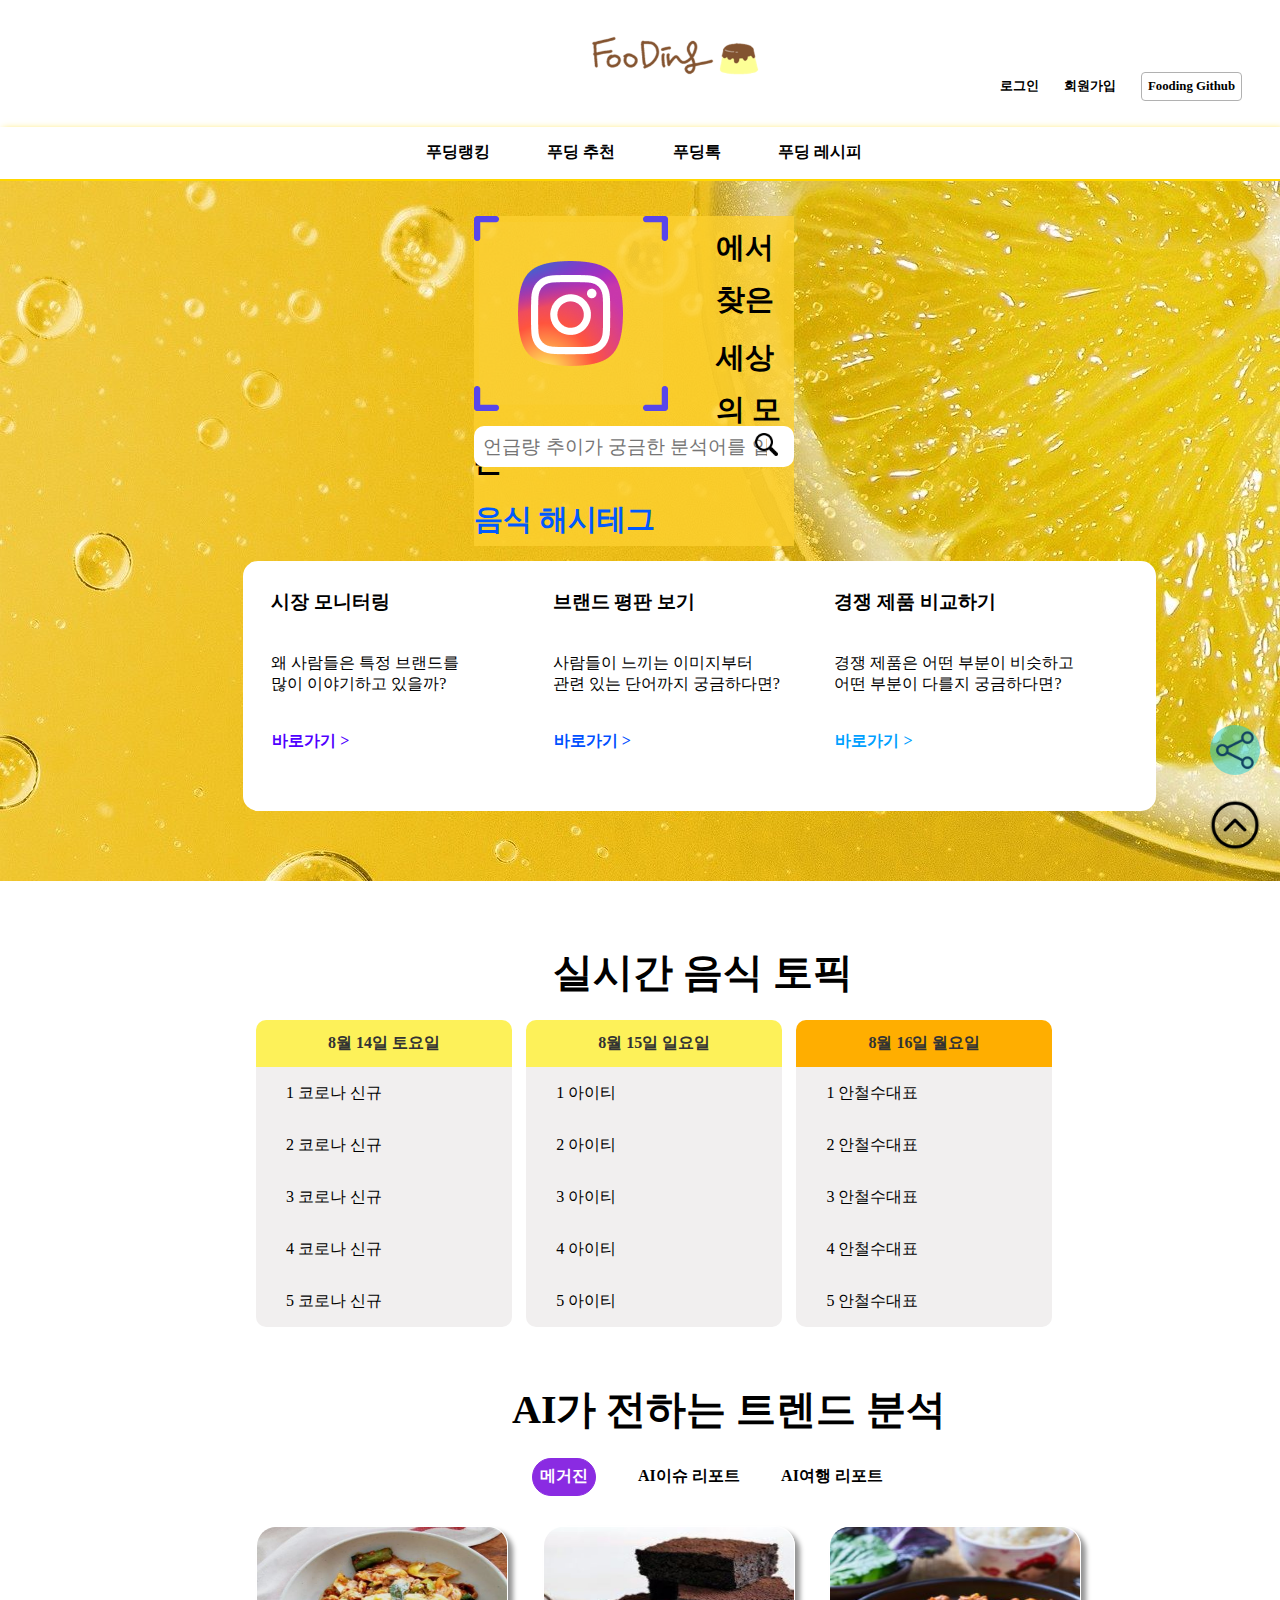
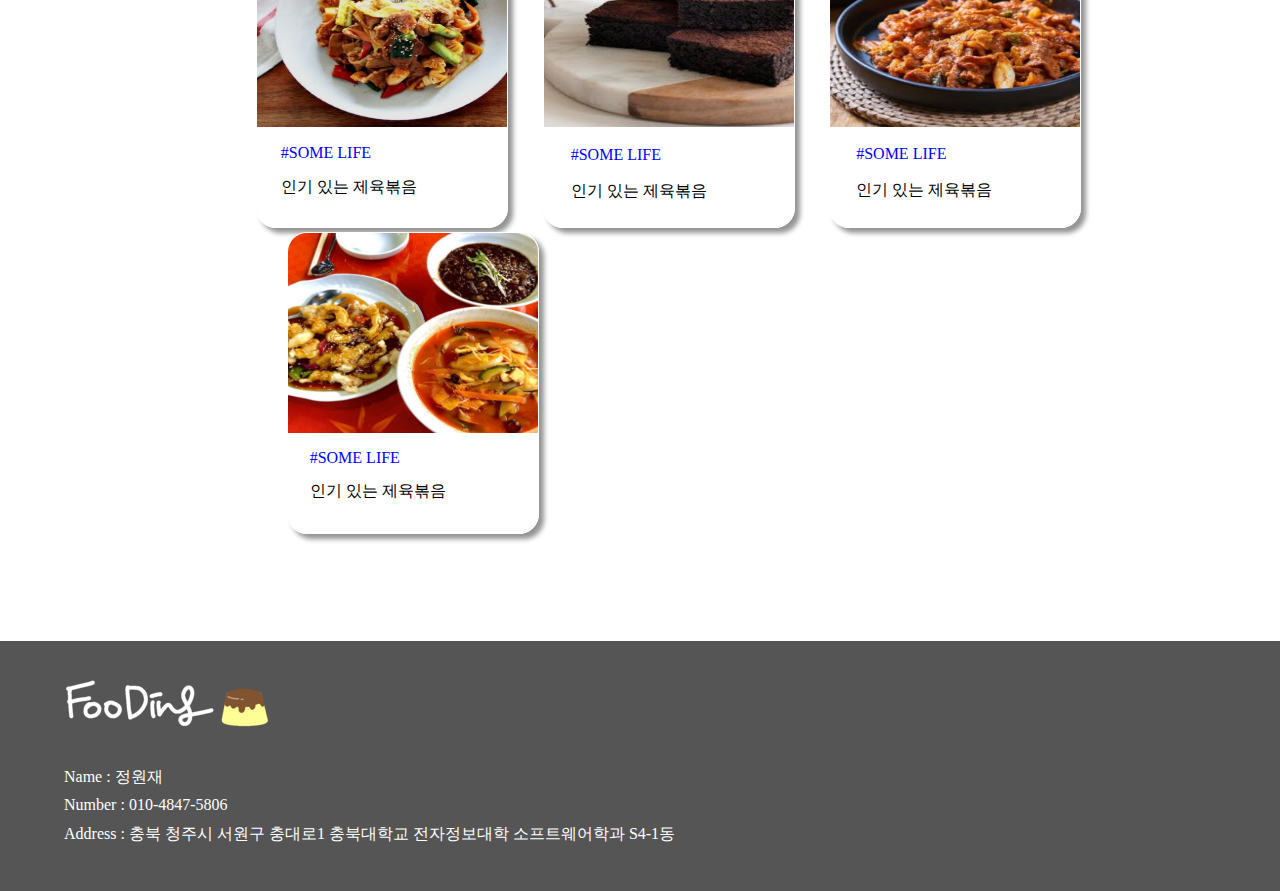
<file: templates/index.html>
<!DOCTYPE html>
<html lang="ko">
    <head>
        <title></title>
        <meta charset="UTF-8">
        <link rel="stylesheet" type="text/css" href="../css/style.css">
    </head>

    <body>
        <header>
        </header>
        <nav>
        </nav>
        <aside></aside>
        <main>
            <article id="main-bg">
                <div id="insta-container" >
                    <img src="../img/icon/main_icon_insta.png">
                    <div>
                        <p>에서 찾은</p>
                        <p>세상의 모든</p>
                        <strong><p class="social-text">음식 해시테그</p></strong>
                    </div>
                    
                </div>
                
                <div id='search-form'>
                    <form method="GET" action="result.html">
                        <input type="search" placeholder="언급량 추이가 궁금한 분석어를 입력하세요.">
                        <input type="image" src="../img/icon/search.png" alt="검색 버튼">
                    </form>
                </div>
                <div class="main-food">
                    <div>
                        <h3>시장 모니터링</h3>
                        <p>왜 사람들은 특정 브랜드를<br>많이 이야기하고 있을까?</p>
                        <a href="#none">바로가기 &#62;</a>
                    </div>

                    <div>
                        <h3>브랜드 평판 보기</h3>
                        <p>사람들이 느끼는 이미지부터<br>관련 있는 단어까지 궁금하다면?</p>
                        <a href="#none">바로가기 &#62;</a>
                    </div>

                    <div>
                        <h3>경쟁 제품 비교하기</h3>
                        <p>경쟁 제품은 어떤 부분이 비슷하고<br>어떤 부분이 다를지 궁금하다면?</p>
                        <a href="#none">바로가기 &#62;</a>
                    </div>

                </div>
            </article>
            <article id="main-content">
                <section>
                    <h1>실시간 음식 토픽</h1>
                    <table>
                        <tr>
                          <th>8월 14일 토요일</th>  
                        </tr>
                        <tr>
                            <td>1 코로나 신규</td>
                        </tr>
                        <tr>
                            <td>2 코로나 신규</td>
                        </tr>
                        <tr>
                            <td>3 코로나 신규</td>
                        </tr>
                        <tr>
                            <td>4 코로나 신규</td>
                        </tr>
                        <tr>
                            <td>5 코로나 신규</td>
                        </tr>
                    </table>

                    <table>
                        <tr>
                          <th>8월 15일 일요일</th>  
                        </tr>
                        <tr>
                            <td>1 아이티</td>
                        </tr>
                        <tr>
                            <td>2 아이티</td>
                        </tr>
                        <tr>
                            <td>3 아이티</td>
                        </tr>
                        <tr>
                            <td>4 아이티</td>
                        </tr>
                        <tr>
                            <td>5 아이티</td>
                        </tr>
                    </table>

                    <table>
                        <tr>
                          <th>8월 16일 월요일</th>  
                        </tr>
                        <tr>
                            <td>1 안철수대표</td>
                        </tr>
                        <tr>
                            <td>2 안철수대표</td>
                        </tr>
                        <tr>
                            <td>3 안철수대표</td>
                        </tr>
                        <tr>
                            <td>4 안철수대표</td>
                        </tr>
                        <tr>
                            <td>5 안철수대표</td>
                        </tr>
                    </table>
                </section>
                <section class="main-ai">
                    <h1 class="margin-t">AI가 전하는 트렌드 분석</h1>
                    
                    <div class="main-ai-ul">
                        <ul>
                            <li><a href="#none">메거진</a></li>
                            <li><a href="#none">AI이슈 리포트</a></li>
                            <li><a href="#none">AI여행 리포트</a></li>
                        </ul>
                    </div>
                    
                    
                    <div class="main-ai-container">
                        <div class="card">
                            <a href="#none">
                                
                                <img src="../img/food/food_1.JPG">
                                <p>#SOME LIFE</p>
                                <p>인기 있는 제육볶음</p>
                            </a>
                        </div>
                        <div class="card">
                            <a href="#none">
                                <img src="../img/food/food_2.JPG">
                                <p>#SOME LIFE</p>
                                <p>인기 있는 제육볶음</p>
                            </a>

                        </div>
                        <div class="card">
                            <a href="#none">
                                <img src="../img/food/food_3.JPG">
                                <p>#SOME LIFE</p>
                                <p>인기 있는 제육볶음</p>
                            </a>

                        </div>
                        <div class="card">
                            <a href="#none">
                                <img src="../img/food/food_4.JPG">
                                <p>#SOME LIFE</p>
                                <p>인기 있는 제육볶음</p>
                            </a>

                        </div>
                    </div>
                </section>
            </article>

        </main>
        <footer>
        </footer>
        <script src="../js/script.js"></script>
        <script>
            init();
        </script>
    </body>
</html>
</file>
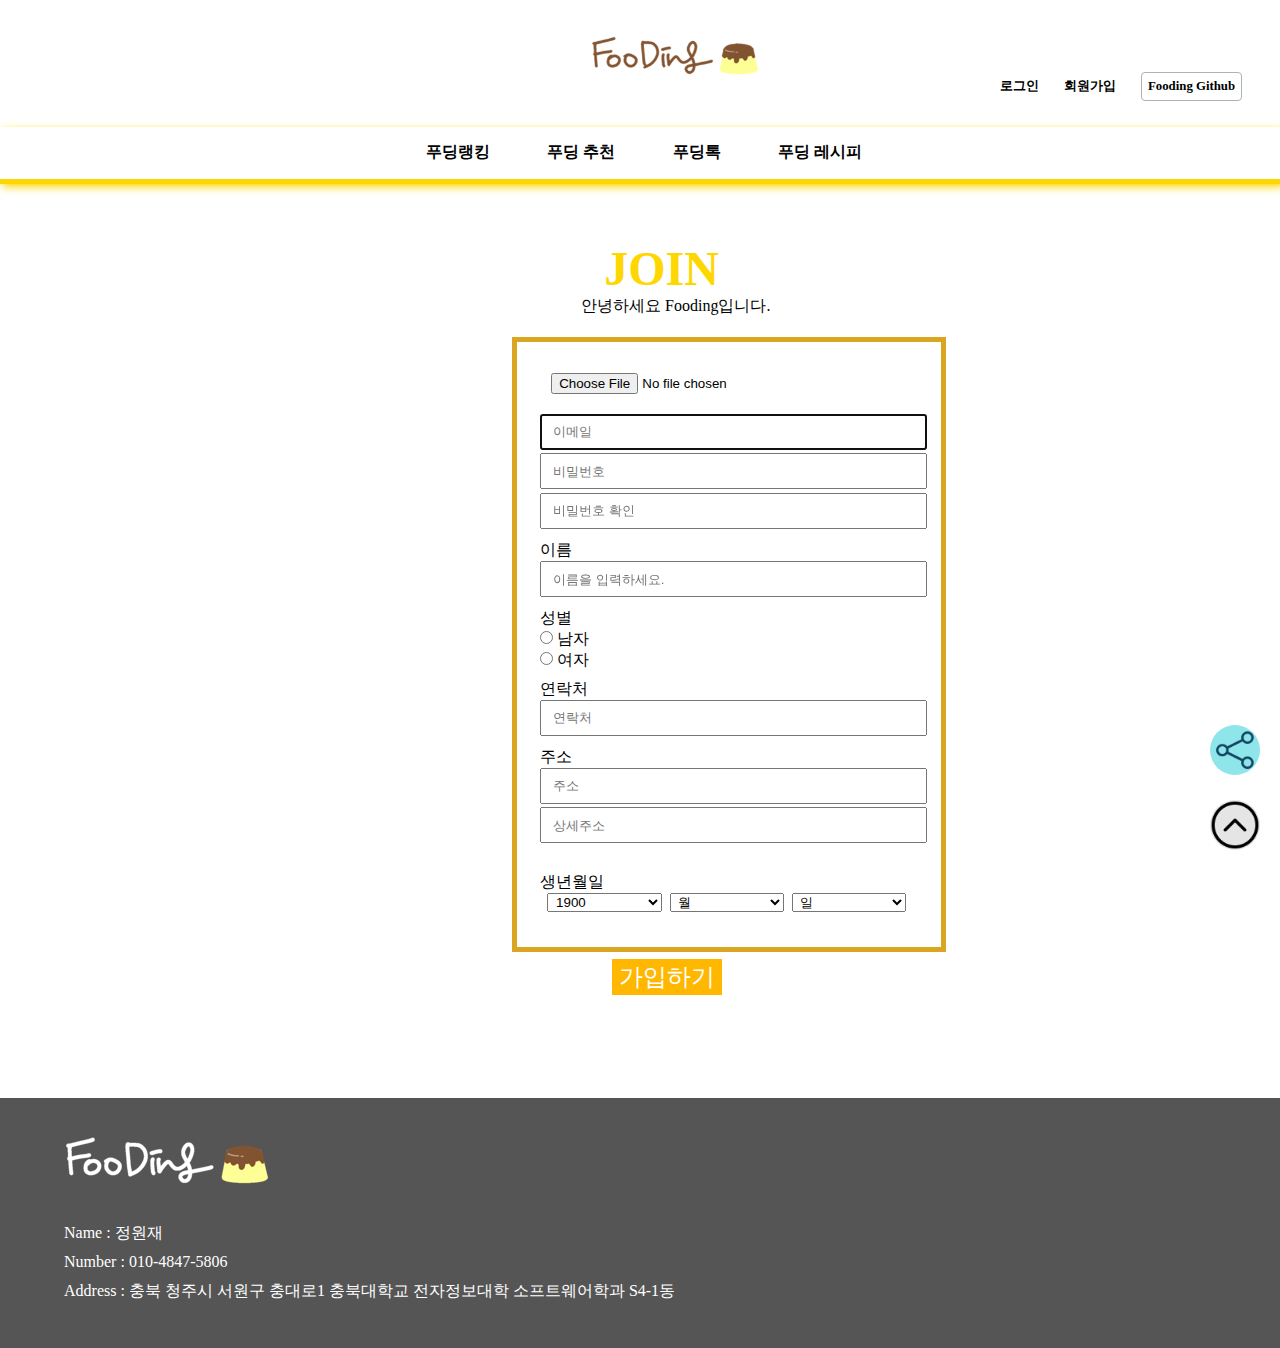
<file: templates/join.html>
<!DOCTYPE html>
<html lang="ko">
    <head>
        <title></title>
        <meta charset="UTF-8">
        <link rel="stylesheet" type="text/css" href="../css/style.css">
    </head>

    <body>
        <header>
        </header>
        <nav>
        </nav>
        <aside></aside>
        <main id="joinContainer">
            <div>
                <div>
                    <h2>JOIN</h2>
                    <p>안녕하세요 Fooding입니다.</p>
                </div>
                
                
                    <form id="join-form" action="#" method="POST" enctype="multipart/form-data">
                        <div id="join">
                        <div>
                            <input id="photo" name="photo" type="file">
                        </div>
                        <div>
                            <input id="email" name="email" type="email" placeholder="이메일" autofocus>
                            <input id="pass1" name="pass1" type="password" placeholder="비밀번호"><br>
                            <input id="pass2" type="password" placeholder="비밀번호 확인">
                        </div>
                        <div>
                            <label for="name"><p>이름</p></label>
                            <input id="name" name="name" type="text" placeholder="이름을 입력하세요.">
                        </div>
                        <div class="text-left margin-tb3">
                            <label><p>성별</p></label>
                            <input id="man" name="gender" type="radio" value="man">
                            <label for="man">남자</label>
                            <br>
                            <input id="women" name="gender" type="radio" value="women">
                            <label for="women">여자</label>
                        </div>
                        <div>
                            <label for="phone"><p>연락처</p></label>
                            <input id="phone" name="phone" type="tel" placeholder="연락처">
                        </div>
                        <div class="margin-tb3">
                            <label for="address"><p>주소</p></label>
                            <input id="address" name="address" type="text" placeholder="주소"><br>
                            <input id="address_detaile" name="address_detaile" type="text" placeholder="상세주소">
                        </div>
                        <div class="birthday">
                            <label for="birth"><p>생년월일</p></label>
                            <script>
                                document.write("<select name='birth'>");
                                for (var i = 1900; i <= 2021; i++){
                                    document.write("<option value=" + i + ">" + i + "</option>");
                                }
                                document.write("</select>");

                                document.write("<select name='month'>");
                                    document.write("<option value='0'>월</option>");
                                for (var i = 1; i <= 12; i++){
                                    document.write("<option value=" + i + ">" + i + "</option>");
                                }
                                document.write("</select>");

                                document.write("<select name='month'>");
                                    document.write("<option value='0'>일</option>");
                                for (var i = 1; i <= 31; i++){
                                    document.write("<option value=" + i + ">" + i + "</option>");
                                }
                                document.write("</select>");
                            </script>
                            <!-- <select name="birth">
                                <option value="2021">2021</option>
                            </select>
                            <select name="month">
                                <option value="1">1</option>
                            </select>
                            <select name="day">
                                <option value="1">1</option>
                            </select> -->
                        </div>
                            <input id="agree_term" name="agree_term" type="hidden">
                            <input id="agree_privacy" name="agree_privacy" type="hidden">
                            <input id="agree_sms" name="agree_sms" type="hidden">
                            <input id="agree_email" name="agree_email" type="hidden">
                       
                    </div>
                    <div>
                        <button type="button" onclick="formvalidator()">가입하기</button>
                    </div>
                    </form>
                
            </div>
        </main>
        <footer>
        </footer>
        <script src="../js/script.js"></script>
        <script>
            init();
        </script>
    </body>
</html>
</file>
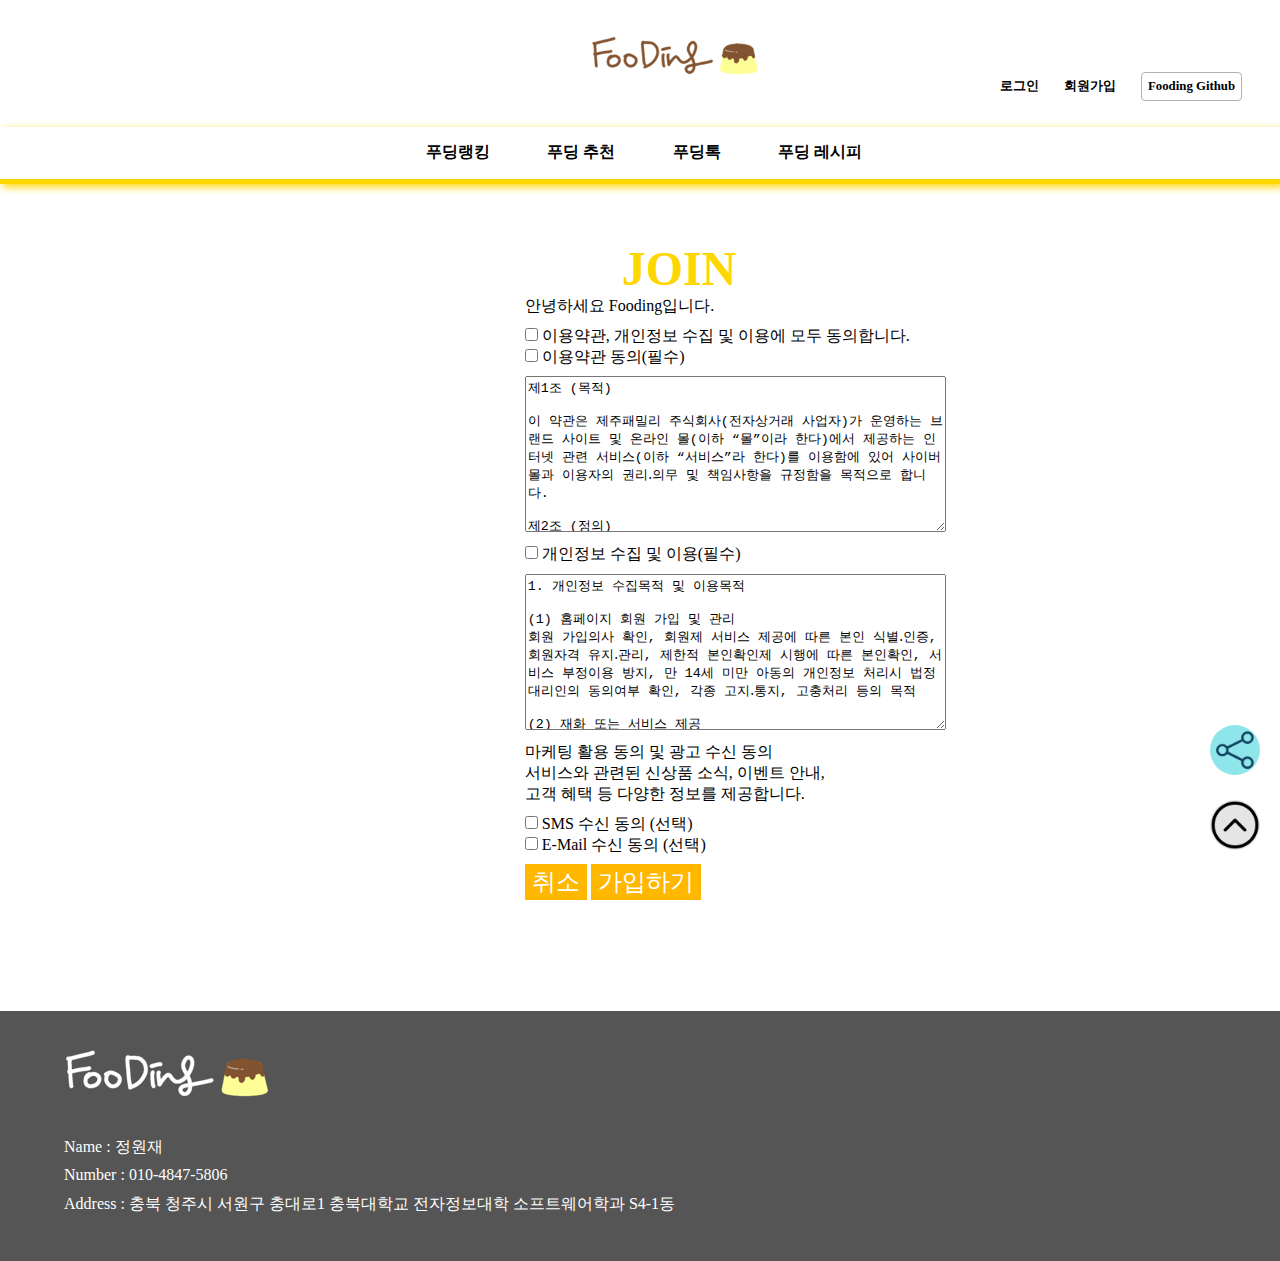
<file: templates/join_agree.html>
<!DOCTYPE html>
<html lang="ko">
    <head>
        <title></title>
        <meta charset="UTF-8">
        <link rel="stylesheet" type="text/css" href="../css/style.css">
    </head>

    <body>
        <header>
        </header>
        <nav>
        </nav>
        <aside></aside>
        <main id="joinAgreeContainer">
            <div>
                <h2>JOIN</h2>
                <p>안녕하세요 Fooding입니다.</p>
            </div>

            <form name="joinAgreeForm" method="GET" action="join.html">
                <div class="join-left">
                <div>
                    <input id="agree_all" type="checkbox">
                    <label for="agree_all">이용약관, 개인정보 수집 및 이용에 모두 동의합니다.</label>
                    <br>
                    <input id="agree_term" name="agree_term" type="checkbox" value="Y">
                    <label for="agree_term">이용약관 동의(필수)</label>
                </div>
                <div>
                    <textarea cols="50" rows="10">
제1조 (목적)

이 약관은 제주패밀리 주식회사(전자상거래 사업자)가 운영하는 브랜드 사이트 및 온라인 몰(이하 “몰”이라 한다)에서 제공하는 인터넷 관련 서비스(이하 “서비스”라 한다)를 이용함에 있어 사이버 몰과 이용자의 권리․의무 및 책임사항을 규정함을 목적으로 합니다.
                        
제2조 (정의)

① “몰”이란 제주패밀리 회사가 재화 또는 용역(이하 “재화 등”이라 함)을 이용자에게 제공하기 위하여 컴퓨터 등 정보통신설비를 이용하여 재화 등을 거래할 수 있도록 설정한 가상의 영업장을 말하며, 아울러 사이버몰을 운영하는 사업자의 의미로도 사용합니다.
② “이용자”란 “몰”에 접속하여 이 약관에 따라 “몰”이 제공하는 서비스를 받는 회원 및 비회원을 말합니다.
③ ‘회원’이라 함은 “몰”에 회원등록을 한 자로서, 계속적으로 “몰”이 제공하는 서비스를 이용할 수 있는 자를 말합니다.
④ ‘비회원’이라 함은 회원에 가입하지 않고 “몰”이 제공하는 서비스를 이용하는 자를 말합니다.

제3조 (약관 등의 명시와 설명 및 개정)

① “몰”은 이 약관의 내용과 상호 및 대표자 성명, 영업소 소재지 주소(소비자의 불만을 처리할 수 있는 곳의 주소를 포함), 전화번호․모사전송번호․전자우편주소, 사업자등록번호, 통신판매업 신고번호, 개인정보관리책임자등을 이용자가 쉽게 알 수 있도록 “몰”의 초기 서비스화면(전면)에 게시합니다. 다만, 약관의 내용은 이용자가 연결화면을 통하여 볼 수 있도록 할 수 있습니다.
② “몰은 이용자가 약관에 동의하기에 앞서 약관에 정하여져 있는 내용 중 청약철회․배송책임․환불조건 등과 같은 중요한 내용을 이용자가 이해할 수 있도록 별도의 연결화면 또는 팝업화면 등을 제공하여 이용자의 확인을 구하여야 합니다.
③ “몰”은 「전자상거래 등에서의 소비자보호에 관한 법률」, 「약관의 규제에 관한 법률」, 「전자문서 및 전자거래기본법」, 「전자금융거래법」, 「전자서명법」, 「정보통신망 이용촉진 및 정보보호 등에 관한 법률」, 「방문판매 등에 관한 법률」, 「소비자기본법」 등 관련 법을 위배하지 않는 범위에서 이 약관을 개정할 수 있습니다.
④ “몰”이 약관을 개정할 경우에는 적용일자 및 개정사유를 명시하여 현행약관과 함께 몰의 초기화면에 그 적용일자 7일 이전부터 적용일자 전일까지 공지합니다. 다만, 이용자에게 불리하게 약관내용을 변경하는 경우에는 최소한 30일 이상의 사전 유예기간을 두고 공지합니다. 이 경우 "몰“은 개정 전 내용과 개정 후 내용을 명확하게 비교하여 이용자가 알기 쉽도록 표시합니다.
⑤ “몰”이 약관을 개정할 경우에는 그 개정약관은 그 적용일자 이후에 체결되는 계약에만 적용되고 그 이전에 이미 체결된 계약에 대해서는 개정 전의 약관조항이 그대로 적용됩니다. 다만 이미 계약을 체결한 이용자가 개정약관 조항의 적용을 받기를 원하는 뜻을 제3항에 의한 개정약관의 공지기간 내에 “몰”에 송신하여 “몰”의 동의를 받은 경우에는 개정약관 조항이 적용됩니다.
⑥ 이 약관에서 정하지 아니한 사항과 이 약관의 해석에 관하여는 전자상거래 등에서의 소비자보호에 관한 법률, 약관의 규제 등에 관한 법률, 공정거래위원회가 정하는 전자상거래 등에서의 소비자 보호지침 및 관계법령 또는 상관례에 따릅니다.

제4조 (서비스의 제공 및 변경)

① “몰”은 다음과 같은 업무를 수행합니다.
1. 재화 또는 용역에 대한 정보 제공 및 구매계약의 체결
2. 구매계약이 체결된 재화 또는 용역의 배송
3. 기타 “몰”이 정하는 업무
② “몰”은 재화 또는 용역의 품절 또는 기술적 사양의 변경 등의 경우에는 장차 체결되는 계약에 의해 제공할 재화 또는 용역의 내용을 변경할 수 있습니다. 이 경우에는 변경된 재화 또는 용역의 내용 및 제공일자를 명시하여 현재의 재화 또는 용역의 내용을 게시한 곳에 즉시 공지합니다.
③ “몰”이 제공하기로 이용자와 계약을 체결한 서비스의 내용을 재화등의 품절 또는 기술적 사양의 변경 등의 사유로 변경할 경우에는 그 사유를 이용자에게 통지 가능한 주소로 즉시 통지합니다.
④ 전항의 경우 “몰”은 이로 인하여 이용자가 입은 손해를 배상합니다. 다만, “몰”이 고의 또는 과실이 없음을 입증하는 경우에는 그러하지 아니합니다.

제5조 (서비스의 중단)

① “몰”은 컴퓨터 등 정보통신설비의 보수점검․교체 및 고장, 통신의 두절 등의 사유가 발생한 경우에는 서비스의 제공을 일시적으로 중단할 수 있습니다.
② “몰”은 제1항의 사유로 서비스의 제공이 일시적으로 중단됨으로 인하여 이용자 또는 제3자가 입은 손해에 대하여 배상합니다. 단, “몰”이 고의 또는 과실이 없음을 입증하는 경우에는
그러하지 아니합니다.
③ 사업종목의 전환, 사업의 포기, 업체 간의 통합 등의 이유로 서비스를 제공할 수 없게 되는 경우에는 “몰”은 제8조에 정한 방법으로 이용자에게 통지하고 당초 “몰”에서 제시한 조건에
따라 소비자에게 보상합니다. 다만, “몰”이 보상기준 등을 고지하지 아니한 경우에는 이용자들의 마일리지 또는 적립금 등을 “몰”에서 통용되는 통화가치에 상응하는 현물 또는 현금으로 이용자에게 지급합니다.

제6조 (회원가입)

① 이용자는 “몰”이 정한 가입 양식에 따라 회원정보를 기입한 후 이 약관에 동의한다는 의사표시를 함으로서 회원가입을 신청합니다.
② “몰”은 제1항과 같이 회원으로 가입할 것을 신청한 이용자 중 다음 각 호에 해당하지 않는 한 회원으로 등록합니다.
1. 가입신청자가 이 약관 제7조제3항에 의하여 이전에 회원자격을 상실한 적이 있는 경우, 다만 제7조제3항에 의한 회원자격 상실 후 3년이 경과한 자로서 “몰”의 회원재가입 승낙을 얻은 경우에는 예외로 한다.
2. 등록 내용에 허위, 기재누락, 오기가 있는 경우
3. 기타 회원으로 등록하는 것이 “몰”의 기술상 현저히 지장이 있다고 판단되는 경우
③ 회원가입계약의 성립 시기는 “몰”의 승낙이 회원에게 도달한 시점으로 합니다.
④ 회원은 회원가입 시 등록한 사항에 변경이 있는 경우, 상당한 기간 이내에 “몰”에 대하여 회원정보 수정 등의 방법으로 그 변경사항을 알려야 합니다.

제7조 (회원 탈퇴 및 자격 상실 등)

① 회원은 “몰”에 언제든지 탈퇴를 요청할 수 있으며 “몰”은 즉시 회원탈퇴를 처리합니다.
② 회원이 다음 각 호의 사유에 해당하는 경우, “몰”은 회원자격을 제한 및 정지시킬 수 있습니다.
1. 가입 신청 시에 허위 내용을 등록한 경우
2. “몰”을 이용하여 구입한 재화 등의 대금, 기타 “몰”이용에 관련하여 회원이 부담하는 채무를 기일에 지급하지 않는 경우
3. 다른 사람의 “몰” 이용을 방해하거나 그 정보를 도용하는 등 전자상거래 질서를 위협하는 경우
4. “몰”을 이용하여 법령 또는 이 약관이 금지하거나 공서양속에 반하는 행위를 하는 경우
③ “몰”이 회원 자격을 제한․정지 시킨 후, 동일한 행위가 2회 이상 반복되거나 30일 이내에 그 사유가 시정되지 아니하는 경우 “몰”은 회원자격을 상실시킬 수 있습니다.
④ “몰”이 회원자격을 상실시키는 경우에는 회원등록을 말소합니다. 이 경우 회원에게 이를 통지하고, 회원등록 말소 전에 최소한 30일 이상의 기간을 정하여 소명할 기회를 부여합니다.

제8조(회원에 대한 통지)

① “몰”이 회원에 대한 통지를 하는 경우, 회원이 “몰”과 미리 약정하여 지정한 전자우편 주소로 할 수 있습니다.
② “몰”은 불특정다수 회원에 대한 통지의 경우 1주일이상 “몰” 게시판에 게시함으로서 개별 통지에 갈음할 수 있습니다. 다만, 회원 본인의 거래와 관련하여 중대한 영향을 미치는 사항에 대하여는 개별통지를 합니다.

제9조(구매신청 및 개인정보 제공 동의 등)

① “몰”이용자는 “몰”상에서 다음 또는 이와 유사한 방법에 의하여 구매를 신청하며, “몰”은 이용자가 구매신청을 함에 있어서 다음의 각 내용을 알기 쉽게 제공하여야 합니다.
1. 재화 등의 검색 및 선택
2. 받는 사람의 성명, 주소, 전화번호, 전자우편주소(또는 이동전화번호) 등의 입력
3. 약관내용, 청약철회권이 제한되는 서비스, 배송료․설치비 등의 비용부담과 관련한 내용에 대한 확인
4. 이 약관에 동의하고 위 3.호의 사항을 확인하거나 거부하는 표시 (예, 마우스 클릭)
5. 재화등의 구매신청 및 이에 관한 확인 또는 “몰”의 확인에 대한 동의
6. 결제방법의 선택
② “몰”이 제3자에게 구매자 개인정보를 제공할 필요가 있는 경우 1) 개인정보를 제공받는 자, 2) 개인정보를 제공받는 자의 개인정보 이용목적, 3) 제공하는 개인정보의 항목, 4) 개인정보를
제공받는 자의 개인정보 보유 및 이용기간을 구매자에게 알리고 동의를 받아야 합니다.(동의를 받은 사항이 변경되는 경우에도 같습니다.)
③ “몰”이 제3자에게 구매자의 개인정보를 취급할 수 있도록 업무를 위탁하는 경우에는 1) 개인정보 취급위탁을 받는 자, 2) 개인정보 취급위탁을 하는 업무의 내용을 구매자에게 알리고 동의를 받아야 합니다. (동의를 받은 사항이 변경되는 경우에도 같습니다.) 다만, 서비스제공에 관한 계약이행을 위해 필요하고 구매자의 편의증진과 관련된 경우에는 「정보통신망 이용촉진 및 정보보호 등에 관한 법률」에서 정하고 있는 방법으로 개인정보 취급방침을 통해 알림으로써 고지절차와 동의절차를 거치지 않아도 됩니다.

제10조 (계약의 성립)

① “몰”은 제9조와 같은 구매신청에 대하여 다음 각 호에 해당하면 승낙하지 않을 수 있습니다. 다만, 미성년자와 계약을 체결하는 경우에는 법정대리인의 동의를 얻지 못하면 미성년자 본인 또는 법정대리인이 계약을 취소할 수 있다는 내용을 고지하여야 합니다.
1. 신청 내용에 허위, 기재누락, 오기가 있는 경우
2. 미성년자가 담배, 주류 등 청소년보호법에서 금지하는 재화 및 용역을 구매하는 경우
3. 기타 구매신청에 승낙하는 것이 “몰” 기술상 현저히 지장이 있다고 판단하는 경우
② “몰”의 승낙이 제12조제1항의 수신확인통지형태로 이용자에게 도달한 시점에 계약이 성립한 것으로 봅니다.
③ “몰”의 승낙의 의사표시에는 이용자의 구매 신청에 대한 확인 및 판매가능 여부, 구매신청의 정정 취소 등에 관한 정보 등을 포함하여야 합니다.

제11조 (지급방법)

“몰”에서 구매한 재화 또는 용역에 대한 대금지급방법은 다음 각 호의 방법중 가용한 방법으로 할 수 있습니다. 단, “몰”은 이용자의 지급방법에 대하여 재화 등의 대금에 어떠한 명목의 수수료도 추가하여 징수할 수 없습니다.
1. 폰뱅킹, 인터넷뱅킹, 메일 뱅킹 등의 각종 계좌이체
2. 선불카드, 직불카드, 신용카드 등의 각종 카드 결제
3. 온라인무통장입금
4. 전자화폐에 의한 결제
5. 수령 시 대금지급
6. 마일리지 등 “몰”이 지급한 포인트에 의한 결제
7. “몰”과 계약을 맺었거나 “몰”이 인정한 상품권에 의한 결제
8. 기타 전자적 지급 방법에 의한 대금 지급 등

제12조 (수신확인통지․구매신청 변경 및 취소)

① “몰”은 이용자의 구매신청이 있는 경우 이용자에게 수신확인통지를 합니다.
② 수신확인통지를 받은 이용자는 의사표시의 불일치 등이 있는 경우에는 수신확인통지를 받은 후 즉시 구매신청 변경 및 취소를 요청할 수 있고 “몰”은 배송 전에 이용자의 요청이 있는 경우에는 지체 없이 그 요청에 따라 처리하여야 합니다. 다만 이미 대금을 지불한 경우에는 제15조의 청약철회 등에 관한 규정에 따릅니다.

제13조 (재화 등의 공급)

① “몰”은 이용자와 재화 등의 공급시기에 관하여 별도의 약정이 없는 이상, 이용자가 청약을 한 날부터 7일 이내에 재화 등을 배송할 수 있도록 주문제작, 포장 등 기타의 필요한 조치를 취합니다. 다만, “몰”이 이미 재화 등의 대금의 전부 또는 일부를 받은 경우에는 대금의 전부 또는 일부를 받은 날부터 3영업일 이내에 조치를 취합니다. 이때 “몰”은 이용자가 재화 등의 공급 절차 및 진행 사항을 확인할 수 있도록 적절한 조치를 합니다.
② “몰”은 이용자가 구매한 재화에 대해 배송수단, 수단별 배송비용 부담자, 수단별 배송기간 등을 명시합니다. 만약 “몰”이 약정 배송기간을 초과한 경우에는 그로 인한 이용자의 손해를 배상하여야 합니다. 다만 “몰”이 고의․과실이 없음을 입증한 경우에는 그러하지 아니합니다.

제14조 (환급)

“몰”은 이용자가 구매신청한 재화 등이 품절 등의 사유로 인도 또는 제공을 할 수 없을 때에는 지체 없이 그 사유를 이용자에게 통지하고 사전에 재화 등의 대금을 받은 경우에는 대금을 받은 날부터 3영업일 이내에 환급하거나 환급에 필요한 조치를 취합니다.

제15조 (청약철회 등)

① “몰”과 재화등의 구매에 관한 계약을 체결한 이용자는 「전자상거래 등에서의 소비자보호에 관한 법률」 제13조 제2항에 따른 계약내용에 관한 서면을 받은 날(그 서면을 받은 때보다 재화 등의 공급이 늦게 이루어진 경우에는 재화 등을 공급받거나 재화 등의 공급이 시작된 날을 말합니다)부터 7일 이내에는 청약의 철회를 할 수 있습니다. 다만, 청약철회에 관하여 「전자상거래 등에서의 소비자보호에 관한 법률」에 달리 정함이 있는 경우에는 동 법 규정에 따릅니다.
② 이용자는 재화 등을 배송 받은 경우 다음 각 호의 1에 해당하는 경우에는 반품 및 교환을 할 수 없습니다.
1. 이용자에게 책임 있는 사유로 재화 등이 멸실 또는 훼손된 경우(다만, 재화 등의 내용을 확인하기 위하여 포장 등을 훼손한 경우에는 청약철회를 할 수 있습니다)
2. 이용자의 사용 또는 일부 소비에 의하여 재화 등의 가치가 현저히 감소한 경우
3. 시간의 경과에 의하여 재판매가 곤란할 정도로 재화등의 가치가 현저히 감소한 경우
4. 같은 성능을 지닌 재화 등으로 복제가 가능한 경우 그 원본인 재화 등의 포장을 훼손한 경우
③ 제2항제2호 내지 제4호의 경우에 “몰”이 사전에 청약철회 등이 제한되는 사실을 소비자가 쉽게 알 수 있는 곳에 명기하거나 시용상품을 제공하는 등의 조치를 하지 않았다면 이용자의 청약철회 등이 제한되지 않습니다.
④ 이용자는 제1항 및 제2항의 규정에 불구하고 재화 등의 내용이 표시·광고 내용과 다르거나 계약내용과 다르게 이행된 때에는 당해 재화 등을 공급받은 날부터 3월 이내, 그 사실을 안 날 또는 알 수 있었던 날부터 30일 이내에 청약철회 등을 할 수 있습니다.

제16조 (청약철회 등의 효과)

① “몰”은 이용자로부터 재화 등을 반환받은 경우 3영업일 이내에 이미 지급받은 재화 등의 대금을 환급합니다. 이 경우 “몰”이 이용자에게 재화등의 환급을 지연한때에는 그 지연기간에 대하여 「전자상거래 등에서의 소비자보호에 관한 법률 시행령」제21조의2에서 정하는 지연이 자율을 곱하여 산정한 지연이자를 지급합니다.
② “몰”은 위 대금을 환급함에 있어서 이용자가 신용카드 또는 전자화폐 등의 결제수단으로 재화 등의 대금을 지급한 때에는 지체 없이 당해 결제수단을 제공한 사업자로 하여금 재화 등의 대금의 청구를 정지 또는 취소하도록 요청합니다.
③ 청약철회 등의 경우 공급받은 재화 등의 반환에 필요한 비용은 이용자가 부담합니다. “몰”은 이용자에게 청약철회 등을 이유로 위약금 또는 손해배상을 청구하지 않습니다. 다만 재화 등의 내용이 표시·광고 내용과 다르거나 계약내용과 다르게 이행되어 청약철회 등을 하는 경우 재화 등의 반환에 필요한 비용은 “몰”이 부담합니다.
④ 이용자가 재화 등을 제공받을 때 발송비를 부담한 경우에 “몰”은 청약철회 시 그 비용을 누가 부담하는지를 이용자가 알기 쉽도록 명확하게 표시합니다.

제17조 (개인정보보호)

① “몰”은 이용자의 개인정보 수집시 서비스제공을 위하여 필요한 범위에서 최소한의 개인정보를 수집합니다.
② “몰”은 회원가입시 구매계약이행에 필요한 정보를 미리 수집하지 않습니다. 다만, 관련 법령상 의무이행을 위하여 구매계약 이전에 본인확인이 필요한 경우로서 최소한의 특정 개인정보를 수집하는 경우에는 그러하지 아니합니다.
③ “몰”은 이용자의 개인정보를 수집·이용하는 때에는 당해 이용자에게 그 목적을 고지하고 동의를 받습니다.
④ “몰”은 수집된 개인정보를 목적외의 용도로 이용할 수 없으며, 새로운 이용목적이 발생한 경우 또는 제3자에게 제공하는 경우에는 이용·제공단계에서 당해 이용자에게 그 목적을 고지하고 동의를 받습니다. 다만, 관련 법령에 달리 정함이 있는 경우에는 예외로 합니다.
⑤ “몰”이 제2항과 제3항에 의해 이용자의 동의를 받아야 하는 경우에는 개인정보관리 책임자의 신원(소속, 성명 및 전화번호, 기타 연락처), 정보의 수집목적 및 이용목적, 제3자에 대한 정보 제공 관련사항(제공받은자, 제공목적 및 제공할 정보의 내용) 등 「정보통신망 이용촉진 및 정보보호 등에 관한 법률」 제22조제2항이 규정한 사항을 미리 명시하거나 고지해야 하며 이용자는 언제든지 이 동의를 철회할 수 있습니다.
⑥ 이용자는 언제든지 “몰”이 가지고 있는 자신의 개인정보에 대해 열람 및 오류정정을 요구할 수 있으며 “몰”은 이에 대해 지체 없이 필요한 조치를 취할 의무를 집니다. 이용자가 오류의 정정을 요구한 경우에는 “몰”은 그 오류를 정정할 때까지 당해 개인정보를 이용하지 않습니다.
⑦ “몰”은 개인정보 보호를 위하여 이용자의 개인정보를 취급하는 자를 최소한으로 제한하여야 하며 신용카드, 은행계좌 등을 포함한 이용자의 개인정보의 분실, 도난, 유출, 동의 없는 제3자 제공, 변조 등으로 인한 이용자의 손해에 대하여 모든 책임을 집니다.
⑧ “몰” 또는 그로부터 개인정보를 제공받은 제3자는 개인정보의 수집목적 또는 제공받은 목적을 달성한 때에는 당해 개인정보를 지체 없이 파기합니다.
⑨ “몰”은 개인정보의 수집·이용·제공에 관한 동의 란을 미리 선택한 것으로 설정해두지 않습니다. 또한 개인정보의 수집·이용·제공에 관한 이용자의 동의거절시 제한되는 서비스를 구체적으로 명시하고, 필수수집항목이 아닌 개인정보의 수집·이용·제공에 관한 이용자의 동의 거절을 이유로 회원가입 등 서비스 제공을 제한하거나 거절하지 않습니다.

제18조 (“몰“의 의무)

① “몰”은 법령과 이 약관이 금지하거나 공서양속에 반하는 행위를 하지 않으며 이 약관이 정하는 바에 따라 지속적이고, 안정적으로 재화․용역을 제공하는데 최선을 다하여야 합니다.
② “몰”은 이용자가 안전하게 인터넷 서비스를 이용할 수 있도록 이용자의 개인정보(신용정보 포함)보호를 위한 보안 시스템을 갖추어야 합니다.
③ “몰”이 상품이나 용역에 대하여 「표시․광고의 공정화에 관한 법률」 제3조 소정의 부당한 표시․광고행위를 함으로써 이용자가 손해를 입은 때에는 이를 배상할 책임을 집니다.
④ “몰”은 이용자가 원하지 않는 영리목적의 광고성 전자우편을 발송하지 않습니다.

제19조 (회원의 ID 및 비밀번호에 대한 의무)

① 제17조의 경우를 제외한 ID와 비밀번호에 관한 관리책임은 회원에게 있습니다.
② 회원은 자신의 ID 및 비밀번호를 제3자에게 이용하게 해서는 안됩니다.
③ 회원이 자신의 ID 및 비밀번호를 도난당하거나 제3자가 사용하고 있음을 인지한 경우에는 바로 “몰”에 통보하고 “몰”의 안내가 있는 경우에는 그에 따라야 합니다.

제20조 (이용자의 의무)

이용자는 다음 행위를 하여서는 안 됩니다.
1. 신청 또는 변경시 허위 내용의 등록
2. 타인의 정보 도용
3. “몰”에 게시된 정보의 변경
4. “몰”이 정한 정보 이외의 정보(컴퓨터 프로그램 등) 등의 송신 또는 게시
5. “몰” 기타 제3자의 저작권 등 지적재산권에 대한 침해
6. “몰” 기타 제3자의 명예를 손상시키거나 업무를 방해하는 행위
7. 외설 또는 폭력적인 메시지, 화상, 음성, 기타 공서양속에 반하는 정보를 몰에 공개 또는 게시하는 행위

제21조 (저작권의 귀속 및 이용제한)

① “몰“이 작성한 저작물에 대한 저작권 기타 지적재산권은 ”몰“에 귀속합니다.
② 이용자는 “몰”을 이용함으로써 얻은 정보 중 “몰”에게 지적재산권이 귀속된 정보를 “몰”의 사전 승낙 없이 복제, 송신, 출판, 배포, 방송 기타 방법에 의하여 영리목적으로 이용하거나 제3자에게 이용하게 하여서는 안됩니다.
③ “몰”은 약정에 따라 이용자에게 귀속된 저작권을 사용하는 경우 당해 이용자에게 통보하여야 합니다.

제22조 (분쟁해결)

① “몰”은 이용자가 제기하는 정당한 의견이나 불만을 반영하고 그 피해를 보상처리하기 위하여 피해보상처리기구를 설치․운영합니다.
② “몰”은 이용자로부터 제출되는 불만사항 및 의견은 우선적으로 그 사항을 처리합니다. 다만, 신속한 처리가 곤란한 경우에는 이용자에게 그 사유와 처리일정을 즉시 통보해 드립니다.
③ “몰”과 이용자 간에 발생한 전자상거래 분쟁과 관련하여 이용자의 피해구제신청이 있는 경우에는 공정거래위원회 또는 시·도지사가 의뢰하는 분쟁조정기관의 조정에 따를 수 있습니다.

제23조 (재판권 및 준거법)

① “몰”과 이용자 간에 발생한 전자상거래 분쟁에 관한 소송은 제소 당시의 이용자의 주소에 의하고, 주소가 없는 경우에는 거소를 관할하는 지방법원의 전속관할로 합니다. 다만, 제소 당시 이용자의 주소 또는 거소가 분명하지 않거나 외국 거주자의 경우에는 민사소송법상의 관할법원에 제기합니다.
② “몰”과 이용자 간에 제기된 전자상거래 소송에는 한국법을 적용합니다.

부칙

이 약관은 <2020.07.23> 부터 시행합니다.
                    </textarea>

                </div>

                <div>
                    <input id="agree_privacy" name="agree_privacy" type="checkbox" value="Y">
                    <label for="agree_privacy">개인정보 수집 및 이용(필수)</label>
                </div>

                <div>
                    <textarea cols="50" rows="10">
1. 개인정보 수집목적 및 이용목적

(1) 홈페이지 회원 가입 및 관리
회원 가입의사 확인, 회원제 서비스 제공에 따른 본인 식별․인증, 회원자격 유지․관리, 제한적 본인확인제 시행에 따른 본인확인, 서비스 부정이용 방지, 만 14세 미만 아동의 개인정보 처리시 법정대리인의 동의여부 확인, 각종 고지․통지, 고충처리 등의 목적

(2) 재화 또는 서비스 제공
물품배송, 서비스 제공, 계약서․청구서 발송, 콘텐츠 제공, 맞춤서비스 제공, 본인인증, 연령인증, 요금결제 및 정산, 채권추심 등의 목적

(3) 고충처리
민원인의 신원 확인, 민원사항 확인, 사실조사를 위한 연락․통지, 처리결과 통보 등

2. 수집하는 개인정보 항목
ID, 성명, 비밀번호, 주소, 휴대폰번호, 이메일, 14세 미만 가입자의 경우 법정대리인 정보

3. 개인정보 보유 및 이용기간
회원탈퇴 시까지 (단, 관계 법령에 보존 근거가 있는 경우 해당 기간 시까지 보유, 개인정보처리방침에서 확인 가능)
                    </textarea>
                </div>

                <div>
                    <p>
                        마케팅 활용 동의 및 광고 수신 동의
                    </p>
                    <p class="font-xsmall">
                        서비스와 관련된 신상품 소식, 이벤트 안내, <br>고객 혜택 등 다양한 정보를 제공합니다.
                    </p>
                </div>

                <div>
                    <input id="agree_sms" name="agree_sms" type="checkbox" value="Y">
                    <label for="agree_sms">SMS 수신 동의 (선택)</label>
                    <br>
                    <input id="agree_email" name="agree_email" type="checkbox" value="Y">
                    <label for="agree_email">E-Mail 수신 동의 (선택)</label>
                </div>
                </div>
                <div>
                    <button class="btn-cancel" type="reset">취소</button>
                    <button class="btn-signup" type="submit">가입하기</button>                
                </div>
            </form>

        </main>
        <footer>
        </footer>
        <script src="../js/script.js"></script>
        <script>
            init();
        </script>
    </body>
</html>
</file>
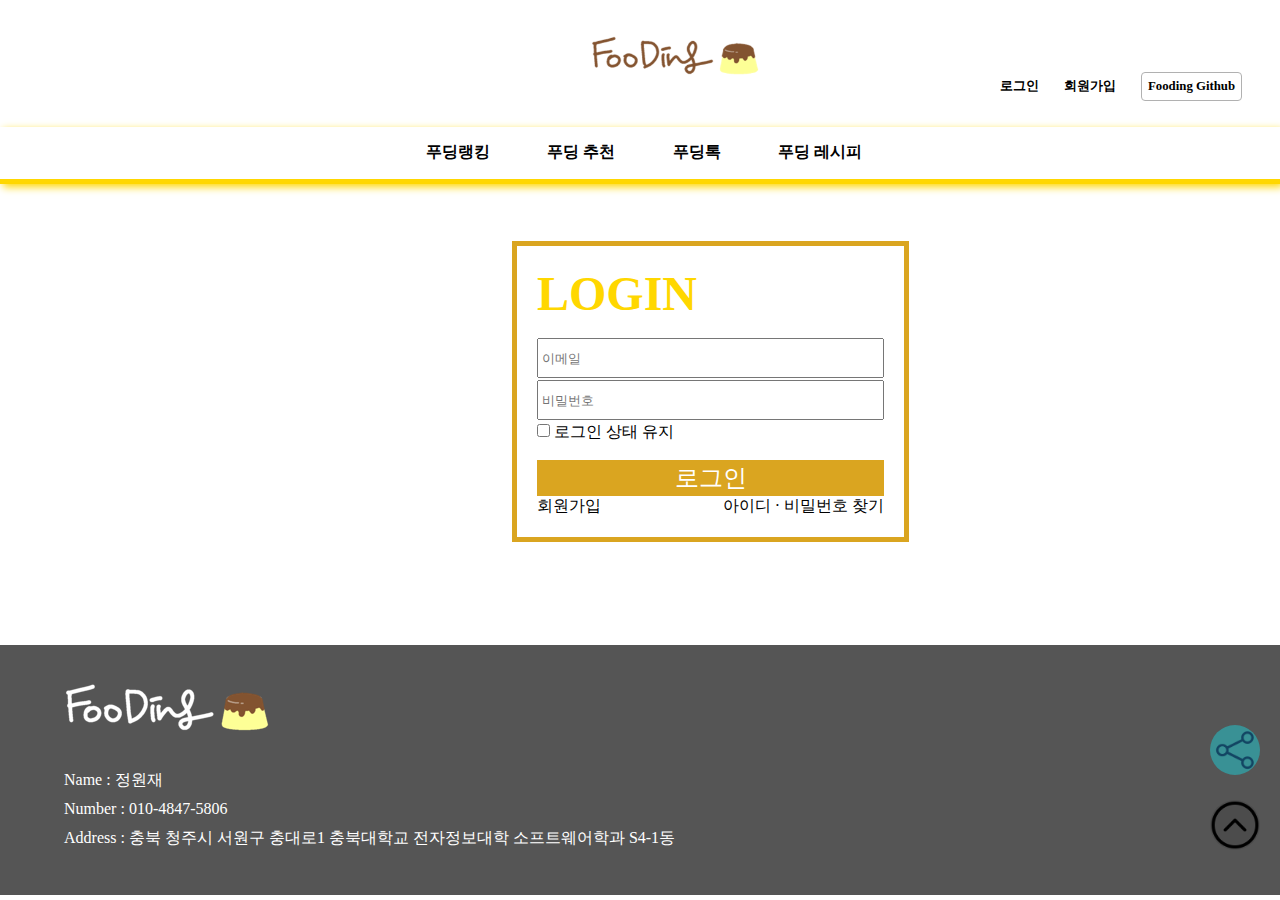
<file: templates/login.html>
<!DOCTYPE html>
<html lang="ko">
    <head>
        <title></title>
        <meta charset="UTF-8">
        <link rel="stylesheet" type="text/css" href="../css/style.css">
    </head>

    <body>
        <header>
        </header>
        <nav>
        </nav>
        <aside></aside>
        <main id="loginContainer">
            <div><h2>LOGIN</h2></div>
            <form id="loginForm" action="#">
                <div>
                    <input id="userid" name="userid" type="text" size="40" placeholder="이메일" required><br>
                    <input id="passwd" name="passwd" type="password" size="40" placeholder="비밀번호" required>
                </div>

                <div class="keep_login">
                    <input id="keep_login" name="keep_login" type="checkbox" value="Y">
                    <label for="keep_login">로그인 상태 유지</label><br>
                </div>
                <div>
                    <button type="submit">로그인</button><br>
                    <a href="join_agree.html"><p>회원가입</p></a>
                    <a href="#"><p>아이디 &middot; 비밀번호 찾기</p></a>
                    <!--카카오톡으로 시작하기 버튼 -->
                    <!--비회원 주문 조회 버튼 -->
                </div>
            </form>
        </main>
        <footer>
        </footer>
        <script src="../js/script.js"></script>
        <script>
            init();
        </script>
    </body>
</html>
</file>
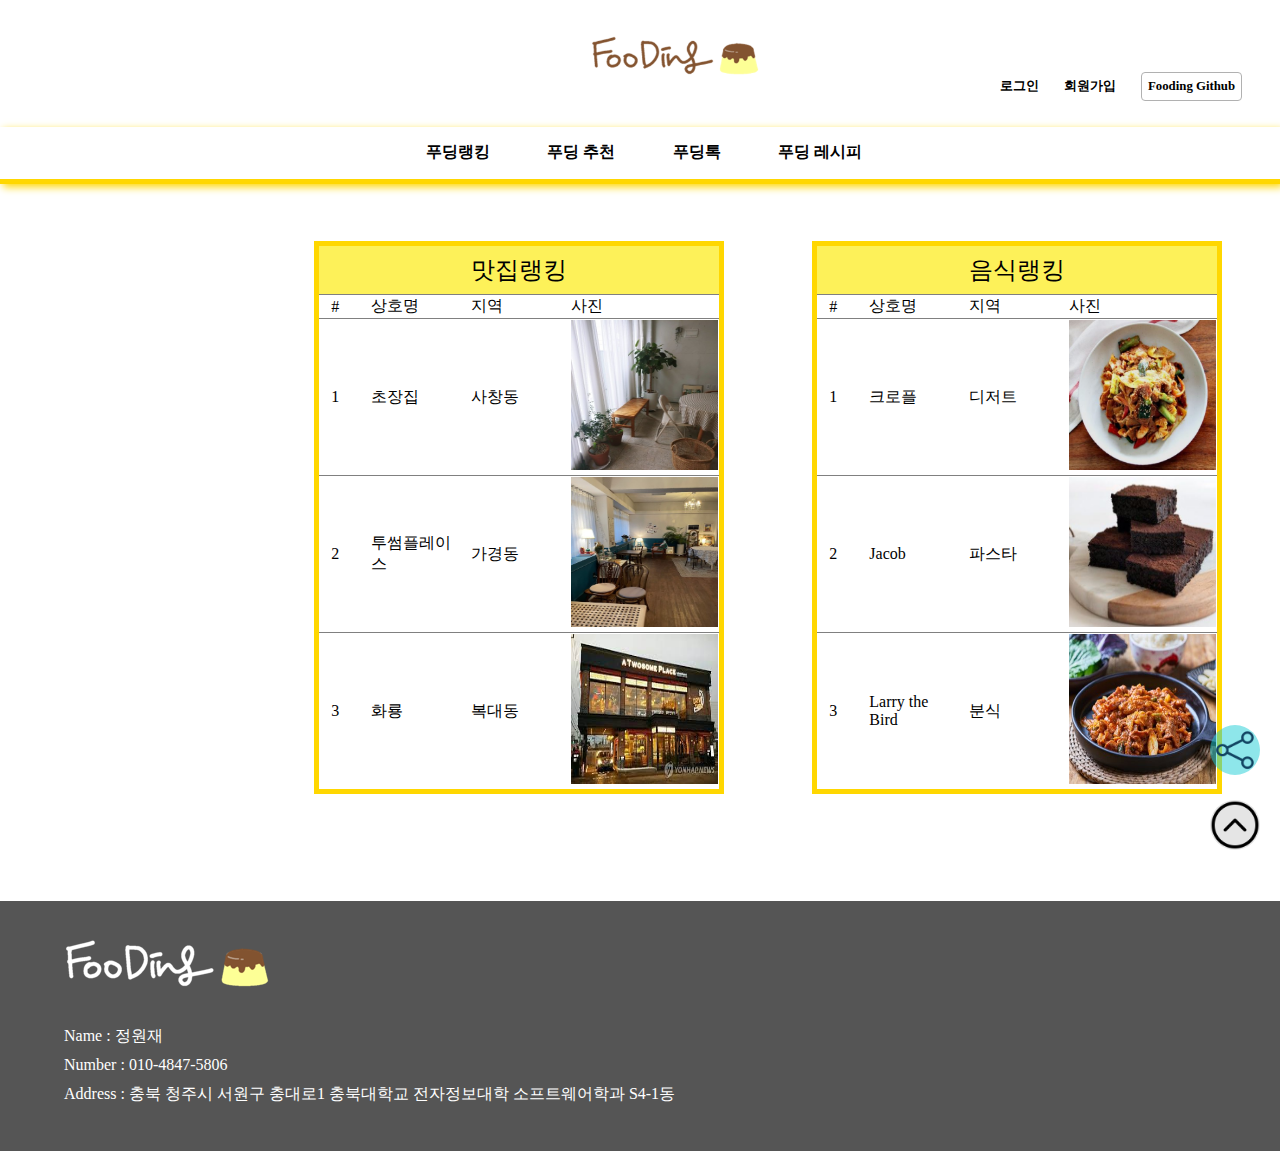
<file: templates/rank.html>
<!DOCTYPE html>
<html lang="ko">
    <head>
        <title></title>
        <meta charset="UTF-8">
        <link rel="stylesheet" type="text/css" href="../css/style.css">
    </head>

    <body>
        <header>
        </header>
        <nav>
        </nav>
        <aside></aside>
        <main id="rankContainer">
            <table>
                <caption>맛집랭킹</caption>
                <tr>
                    <td>#</td>
                    <td>상호명</td>
                    <td>지역</td>
                    <td>사진</td>
                </tr>
                <tr>
                    <td>1</td>
                    <td>초장집</td>
                    <td>사창동</td>
                    <td><img src="../img/cafe/cafe1.jpg" alt="X"></td>
                </tr>
                <tr>
                    <td>2</td>
                    <td>투썸플레이스</td>
                    <td>가경동</td>
                    <td><img src="../img/cafe/cafe2.jpg" alt="X"></td>
                </tr>
                <tr>
                    <td>3</td>
                    <td>화룡</td>
                    <td>복대동</td>
                    <td><img src="../img/cafe/twosome.jpg" alt="X"></td>
                </tr>
            </table>

            <table>
                <caption>음식랭킹</caption>

                <tr>
                    <td>#</td>
                    <td>상호명</td>
                    <td>지역</td>
                    <td>사진</td>
                </tr>
                <tr>
                    <td>1</td>
                    <td>크로플</td>
                    <td>디저트</td>
                    <td><img src="../img/food/food_1.JPG" alt="X"></td>
                </tr>
                <tr>
                    <td>2</td>
                    <td>Jacob</td>
                    <td>파스타</td>
                    <td><img src="../img/food/food_2.JPG" alt="X"></td>
                </tr>
                <tr>
                    <td>3</td>
                    <td>Larry the Bird</td>
                    <td>분식</td>
                    <td><img src="../img/food/food_3.JPG" alt="X"></td>
                </tr>
            </table>
        </main>
        <footer>
        </footer>
        <script src="../js/script.js"></script>
        <script>
            init();
        </script>
    </body>
</html>
</file>
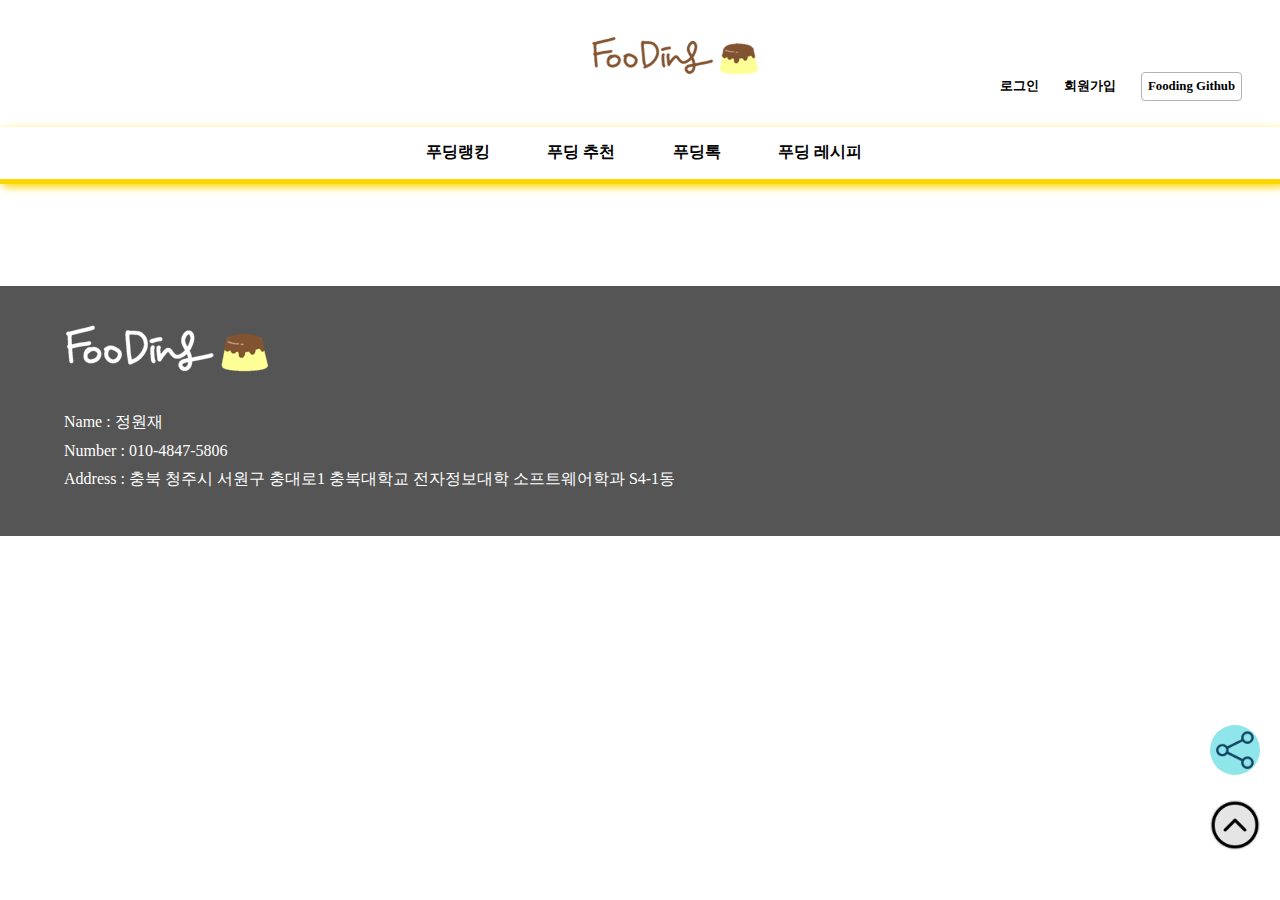
<file: templates/recipe.html>
<!DOCTYPE html>
<html lang="ko">
    <head>
        <title></title>
        <meta charset="UTF-8">
        <link rel="stylesheet" type="text/css" href="../css/style.css">
    </head>

    <body>
        <header>
        </header>
        <nav>
        </nav>
        <aside></aside>
        <main>

        </main>
        <footer>
        </footer>
        <script src="../js/script.js"></script>
        <script>
            init();
        </script>
    </body>
</html>
</file>
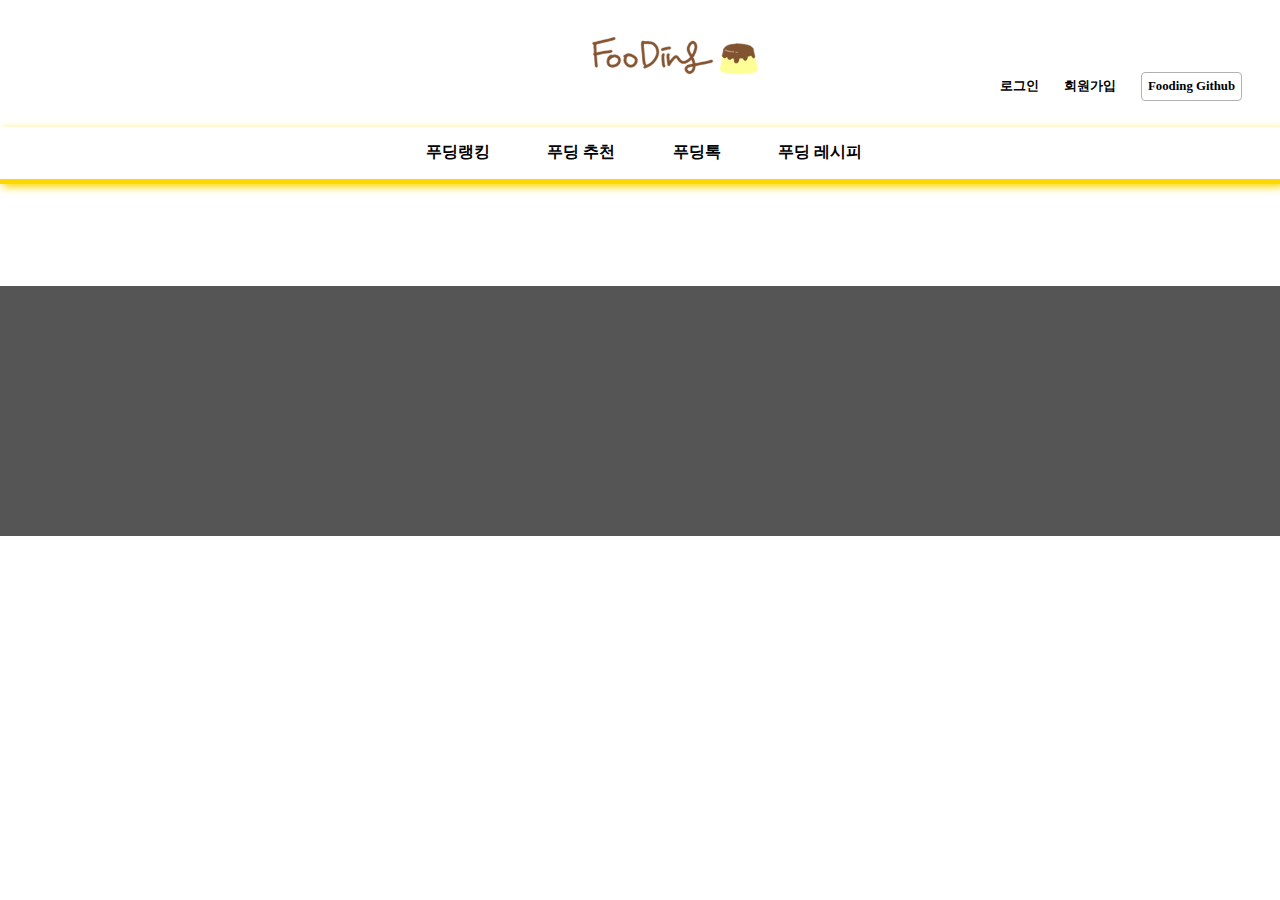
<file: templates/template.html>
<!DOCTYPE html>
<html lang="ko">
    <head>
        <title></title>
        <meta charset="UTF-8">
        <link rel="stylesheet" type="text/css" href="../css/style.css">
    </head>

    <body>
        <header>
        </header>
        <nav>
        </nav>
        <main>

        </main>
        <footer>
        </footer>
        <script src="../js/script.js"></script>
        <script>
            init();
        </script>
    </body>
</html>
</file>
<file: css/style.css>
* {
    margin: 0;
}

main {
    margin-top: 4.5%;

}

a {
    display: inline-block;
    color: black;
    text-decoration: none;
}

h2 {
    font-size: 3em;
    font-weight: bold;
    color: gold;
}
/* header */
header {
    padding: 1%;
    font-weight: bold;
    padding-left: 1.8%;
    margin-bottom: 1%;
}

header *{
    display: inline-block;
}

header a:hover {
    color: grey;
}
#head-first{
    width: 44%;
}


#logo img {
    width: 200px;
    margin-bottom: -13%;
}



header ul { 
    width: 30%;
    text-align: right;
    list-style: none;
    width: 100%;
    padding: 0;
}

header li {
    margin-right: 2%;
    font-size: 0.8em;
    color: rgb(100, 100, 100);

}

#git-site {
    border: 1px solid rgb(177, 177, 177);
    border-radius: 4px;
    padding: 1%;
    color: black;
    padding: 0.5%;

}

/* nav */
nav{
    padding: 1.2% 0;
    border-bottom: 5px solid gold;
    box-shadow: 3px 3px 8px gold;
}

nav ul {
    margin-right: 7%;
    text-align: center;
    list-style: none;

}

nav ul li {
    display: inline-block;
    padding-left: 5%;
    font-weight: bold;

}

nav a:hover {
    color: rgb(136, 116, 1);
}

/* main */

#main-bg {
    
    margin: 0 auto;
    width: 100%;
    height: 700px;
    margin-top: -4.7%;
    background-image: url('../img/bg/lemon.jpg');
    position: relative;

}

#insta-container {
    width: 25%;
    background-color: rgba(252, 207, 47, 0.8);
    position: absolute;
    top: 5%;
    left: 37%;
}

#insta-container img {
    float: left;
    padding-right: 15%;
}

#insta-container p {
    color: rgb(0, 0, 0);
    font-weight: bold;
    padding-top: 2%;
    font-size: 1.8em;
    line-height: 1.8em;
}
.social-text {
    color: rgb(0, 89, 255) !important;
}

#search-form{
    position: absolute;
    top: 35%;
    left: 37%;
    width: 25%;
}

#search-form input[type=search]{
    width: 100%;
    font-size: 1.2em;
    padding: 3%;
    border-radius: 10px;
    border: none;
}
#search-form input[type=image]{
    position: absolute;
    width: 7%;
    right: 5%;
    top: 18%;
}
.main-food {
    width: 70%;
}

.main-food div{
    position: absolute;
    display: inline-block;
    width: 350px;
    height: 250px;
    bottom: 10%;
    background-color: white;
    border-radius: 15px;


}

.main-food div *{
    padding: 8%;
}
.main-food div h3 {
    padding-bottom: 3%;
}


.main-food div:hover{
    color: white;
}

.main-food div:hover:nth-child(1){
    background-color: rgb(80, 0, 255);

}


.main-food div:nth-child(1) a{
    color: rgb(80, 0, 255);

}

.main-food div:hover:nth-child(2){
    background-color: rgb(0, 80, 255);
}

.main-food div:nth-child(2) a{
    color: rgb(0, 80, 255);
}

.main-food div:hover:nth-child(3){
    background-color: rgb(0, 160, 255);
}

.main-food div:nth-child(3) a{
    color: rgb(0, 160, 255);
}

.main-food div:hover a{
    transform: translate(30px);
}

.main-food div a{
    color: rgb(0, 89, 255);
    text-decoration: none;
    border: 1px solid white;
    border-radius: 10px;
    background-color: white !important;
    box-sizing: border-box;
    padding: 2%;
    margin-left: 6%;
    font-weight: bold;
    transition-property: all;
    transition-duration: 1s;
}
.main-food div:nth-child(1){
    left: 19%;
}

.main-food div:nth-child(2){
    left: 41%;
}

.main-food div:nth-child(3){
    left: 63%;
}

#main-content{
    margin: 5% auto;
    width: 80%;
    padding-left: 20%;
}

#main-content h1 {
    margin-left: 29%;
    margin-bottom: 2%;
}

#main-content table{
    display: inline-block;
    margin-right: 1%;
    width: 25%;
    border-collapse: collapse;

}

#main-content table th {
    padding:0 auto;
    width: 1%;
    background-color: rgba(252, 237, 47, 0.8);
    padding: 5% 0;
    color: rgb(51, 51, 51);
    border-top-left-radius: 10px;
    border-top-right-radius: 10px;
}

#main-content table:last-child th{
    background-color: rgb(255, 174, 0);

}


#main-content table td {

    padding-left: 30px;
    background-color: rgb(241, 239, 239);
    height: 50px;

}

#main-content table:first-child{
    margin-left: 15%;
}

#main-content table tr:last-child td{
    border-bottom-left-radius: 10px;
    border-bottom-right-radius: 10px;
}

.main-ai h1 {
    margin-left: 25% !important;
}

.main-ai-container div:first-child{
    margin-left : 0;
}
.main-ai-ul{
    margin-left: 23%;
    margin-bottom: 3%;
}
.main-ai-ul li{
    margin-right: 5%;
    display: inline-block;
    font-weight: bold;
}
.main-ai-ul li:first-child{
    border: 1px solid blueviolet;
    border-radius: 30px;
    background-color: blueviolet;
    padding: 1%;
    color: white;
}
.main-ai-ul li:first-child * {
    color: white;

}

/* login */
#loginContainer {
    margin-left: 40%;
    border: 5px solid goldenrod;
    display: inline-block;
    padding: 20px;
}

#loginContainer h2 {
    margin-bottom: 5%;
}
#userid, #passwd {
    height: 30px;
    margin-bottom: 0.5%;
    padding: 3px;

}

#loginContainer button {
    margin-top: 5%;
    background-color: goldenrod;
    border: 1px solid goldenrod;
    width: 100%;
    font-size: 1.5em;
    color: white;
}

#loginContainer a:last-child{
    float: right;
}

/* joinAgree */
#joinAgreeContainer {
    display: inline-block;
    margin-left: 41%;
    
}
#joinAgreeContainer h2 {
    margin-left: 23%;
}

#joinAgreeContainer div {
    margin-bottom: 2%;
}

#joinAgreeContainer button ,#joinContainer button {
    /* background-color: rgb(156, 156, 156);
    border: 1px solid rgb(156, 156, 156); */
    background-color: rgb(255, 183, 0);
    border: 1px solid rgb(255, 183, 0);
    font-size: 1.5em;
    color: white;
}
/* join */
#joinContainer{
    margin-left: 40%;
}
#joinContainer h2 {
    padding-left: 12%;
}
#joinContainer h2 + p {
    padding-left: 9%;
}
#join {
    border: 5px solid goldenrod;
    display: inline-block;
    padding: 20px;
    padding: 3%;
    margin-top: 20px;
    padding-right: 4%;
}
#join input:not([name='gender']) {
    width: 100%;
    height: 30px;
    margin-bottom: 1%;
    padding-left: 3%;
}

#join div {
    margin-top: 2%;
}

.birthday *:not(p){
    width: 31%;
    margin-left: 2%;
    padding-left: 1%;
    margin-bottom: 3%;
}

#joinContainer button{
    margin-left: 13%;
    margin-top: 1%;
}

/* class */
.width-100 {
    width: 100%;
}

.margin-center {
    margin: 0 auto;
}

.margin-t {
    margin-top: 5%;
}

/* rank */
#rankContainer {
    margin-left: 18%;

}
#rankContainer table {
    display: inline-block;
    width: 400px;
    box-sizing: content-box;
    border: 5px solid gold;
    border-collapse: collapse;
    margin-left: 8%;

}
#rankContainer table td {
    border-top: 1px solid grey ;
}

#rankContainer table td:nth-child(1){
    width: 10%;
    padding-left: 3%;
}
#rankContainer table td:nth-child(2){
    width: 25%;
    padding-left: 3%;
}
#rankContainer table td:nth-child(3){
    width: 25%;
    padding-left: 3%;
}
#rankContainer table td:nth-child(4){
    width: 40%;
    padding-left: 3%;
}
#rankContainer img {
    width: 100%;
    height: 150px;
}
#rankContainer caption {
    font-size: 1.5em;
    background-color: rgba(252, 237, 47, 0.8);
    padding: 2% 0;
}
/* footer */

footer {
    margin: 0 auto;
    height: 250px;
    background-color: #555555;
    color: white;
    padding-left: 5%;
    line-height: 1.8em;
    margin-top: 8%;
}
footer img {
    margin-left: -1%;
    margin-bottom: -18px;
}
h1 {
    font-size: 2.5em;
    font-weight: bold;
}


.card {
    border-radius: 20px;
    width: 250px;
    height: 300px;
    display: inline-block;
    overflow: hidden;
    border: 1px solid white;
    box-shadow: 5px 5px 5px rgb(148, 148, 148);
    margin-left: 3%;
}
.card img {
    width: 130%;
    height: 200px;

}
.card p{
    margin: 5% auto;
    margin-left: 10%;

    color: blue;
    padding: 1%;
    
}

.card p:last-child{
    color: black;
}
aside {
    position: fixed;
    bottom: 50px;
    right: 20px;
    z-index: 10;
}

.nav-btn {
    background-color: rgba(30, 205, 214, 0.5);
    width: 50px;
    height: 50px;
    border-radius: 50% 50%;
}

.nav-gray-btn{
    margin-top: 25px;
    background: rgba(0,0,0,0.1);
    width: 50px;
    height: 50px;
    border-radius: 50% 50%;
}
</file>
